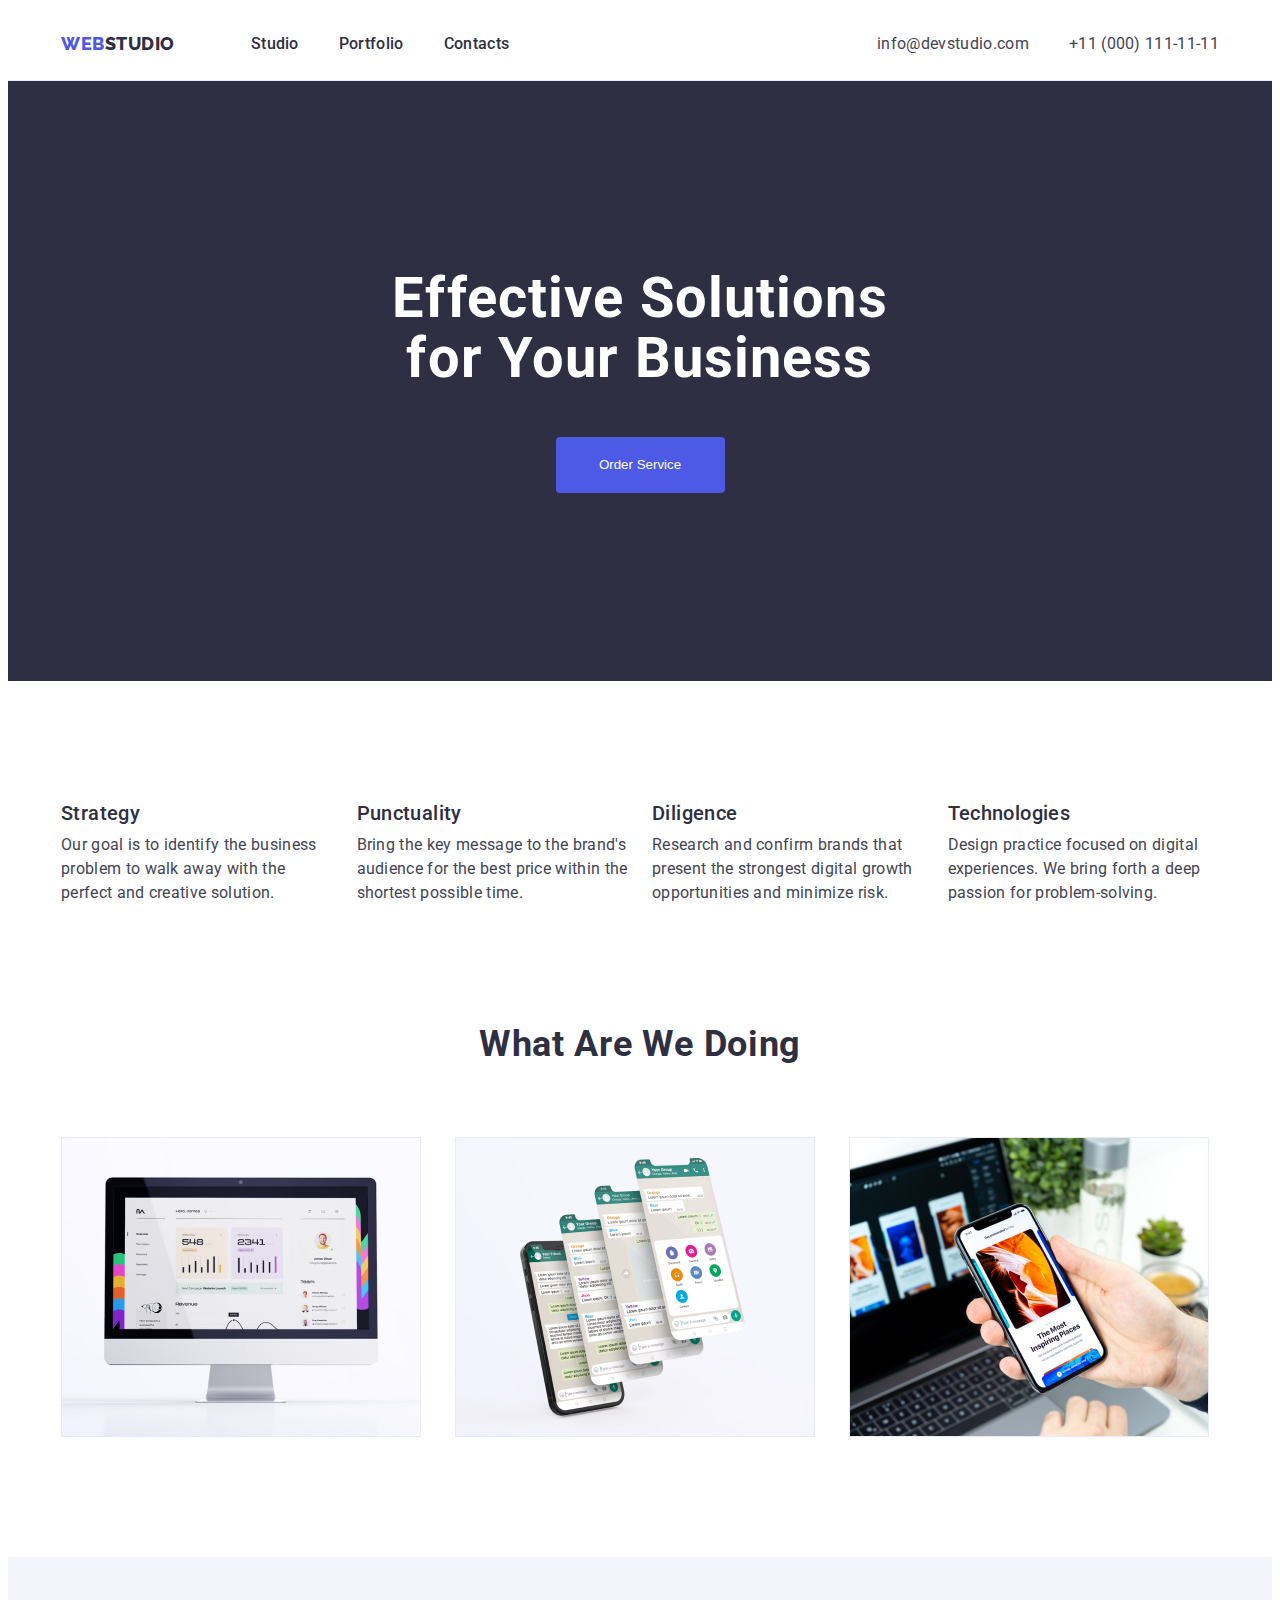
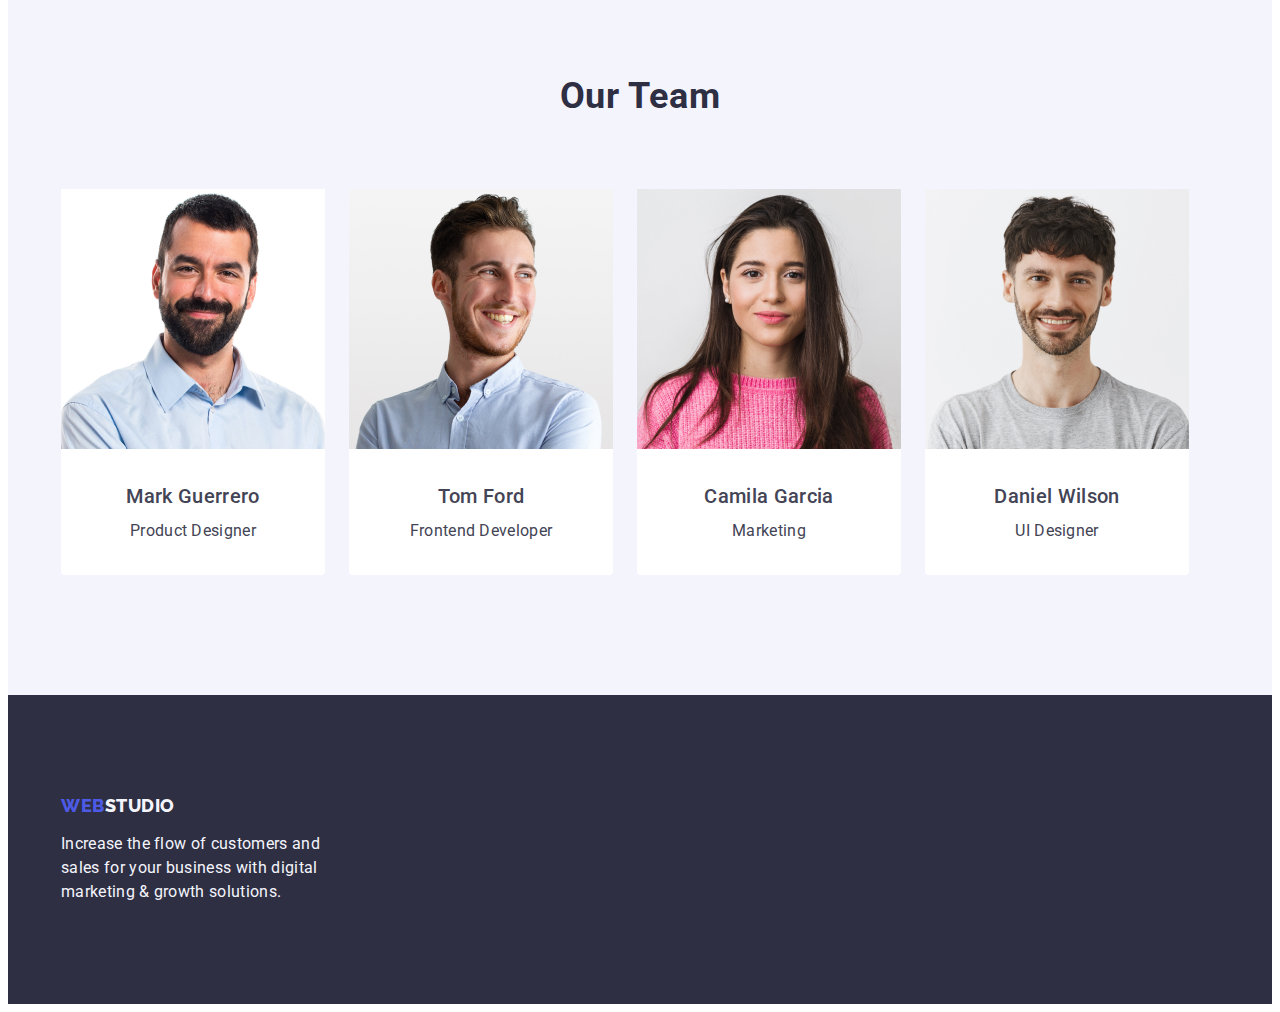
<file: index.html>
<!DOCTYPE html>
<html lang="en">

<head>
  <meta charset="UTF-8" />
  <meta name="viewport" content="width=device-width, initial-scale=1.0" />
  <meta http-equiv="x-ua-compatible" content="ie=edge" />
  <link rel="stylesheet" href="https://cdnjs.cloudflare.com/ajax/libs/modern-normalize/2.0.0/modern-normalize.min.css"
    integrity="sha512-4xo8blKMVCiXpTaLzQSLSw3KFOVPWhm/TRtuPVc4WG6kUgjH6J03IBuG7JZPkcWMxJ5huwaBpOpnwYElP/m6wg=="
    crossorigin="anonymous" referrerpolicy="no-referrer" />
  <link rel="preconnect" href="https://fonts.googleapis.com" />
  <link rel="preconnect" href="https://fonts.gstatic.com" crossorigin />
  <link href="https://fonts.googleapis.com/css2?family=Raleway:wght@800&family=Roboto:wght@400;500;700;900&display=swap"
    rel="stylesheet" />
  <link rel="stylesheet" href="./css/styles.css" />
  <title>Studio</title>
</head>

<body>
  <header class="header">
    <div class="container header-container">
      <nav class="navigate">
        <a href="./index.html" class="logo link">
          Web<span class="logo-second">Studio</span></a>
        <ul class="list menu">
          <li class="list-item">
            <a class="link link-item-header" href="./index.html">Studio</a>
          </li>
          <li class="list-item">
            <a class="link link-item-header" href="./portfolio.html">Portfolio</a>
          </li>
          <li class="list-item"><a class="link link-item-header" href="">Contacts</a></li>
        </ul>
      </nav>

      <address class="adr">
        <ul class="list ul-address">
          <li class="li-address">
            <a class="link" href="mailto:info@devstudio.com">info@devstudio.com</a>
          </li>
          <li>
            <a class="link" href="tel:+110001111111">+11 (000) 111-11-11</a>
          </li>
        </ul>
      </address>
    </div>
  </header>
  <main>
    <!-- section 1 -->
    <section class="hero">
      <div class="container">
        <h1 class="hero-header">Effective Solutions for Your Business</h1>
        <button type="button" class="btn hero-btn">Order Service</button>
      </div>
    </section>

    <!-- section 2 -->
    <section class="section-second">
      <div class="container">
        <h2 class="header-section-second visually-hidden">Some text H2</h2>
        <ul class="list list-section-second">
          <li class="item-section-second">
            <h3 class="header-card">Strategy</h3>
            <p class="text-card">
              Our goal is to identify the business problem to walk away with
              the perfect and creative solution.
            </p>
          </li>
          <li class="item-section-second">
            <h3 class="header-card">Punctuality</h3>
            <p class="text-card">
              Bring the key message to the brand's audience for the best price
              within the shortest possible time.
            </p>
          </li>
          <li class="item-section-second">
            <h3 class="header-card">Diligence</h3>
            <p class="text-card">
              Research and confirm brands that present the strongest digital
              growth opportunities and minimize risk.
            </p>
          </li>
          <li class="item-section-second">
            <h3 class="header-card">Technologies</h3>
            <p class="text-card">
              Design practice focused on digital experiences. We bring forth a deep passion for problem-solving.
            </p>
          </li>
        </ul>
      </div>
    </section>

    <!-- section 3 -->
    <section class="section-third">
      <div class="container">
        <h2 class="header-second">What are we doing</h2>
        <ul class="list ul-section-third">
          <li class="item-section-third">
            <img src="./images/img1.jpg" alt="img1" width="360" />
          </li>
          <li class="item-section-third">
            <img src="./images/img2.jpg" alt="img2" width="360" />
          </li>
          <li class="item-section-third">
            <img src="./images/img3.jpg" alt="img3" width="360" />
          </li>
        </ul>
      </div>
    </section>

    <!-- section 4 Our Team -->
    <section class="section-team">
      <div class="container">
        <h2 class="header-second">Our Team</h2>
        <ul class="list list-team">
          <li class="item-team-card">
            <img src="./images/img11.jpg" alt="Mark Guerrero" width="264" />
            <div class="container-employee">
              <h3 class="header-employee">Mark Guerrero</h3>
              <p class="text-employee">Product Designer</p>
            </div>
          </li>
          <li class="item-team-card">
            <img src="./images/img(11).jpg" alt="Tom Ford" width="264" />
            <div class="container-employee">
              <h3 class="header-employee">Tom Ford</h3>
              <p class="text-employee">Frontend Developer</p>
            </div>
          </li>
          <li class="item-team-card">
            <img src="./images/img(12).jpg" alt="Camila Garcia" width="264" />
            <div class="container-employee">
              <h3 class="header-employee">Camila Garcia</h3>
              <p class="text-employee">Marketing</p>
            </div>
          </li>
          <li class="item-team-card">
            <img src="./images/img(13).jpg" alt="Daniel Wilson" width="264" />
            <div class="container-employee">
              <h3 class="header-employee">Daniel Wilson</h3>
              <p class="text-employee">UI Designer</p>
            </div>
          </li>
        </ul>
      </div>
    </section>
  </main>
  <footer class="footer">
    <div class="container">
      <a href="./index.html" class="logo link link-footer">
        Web<span class="logo-second">Studio</span></a>
      <p class="text-footer">
        Increase the flow of customers and sales for your business with digital
        marketing & growth solutions.
      </p>
    </div>
  </footer>
</body>

</html>
</file>
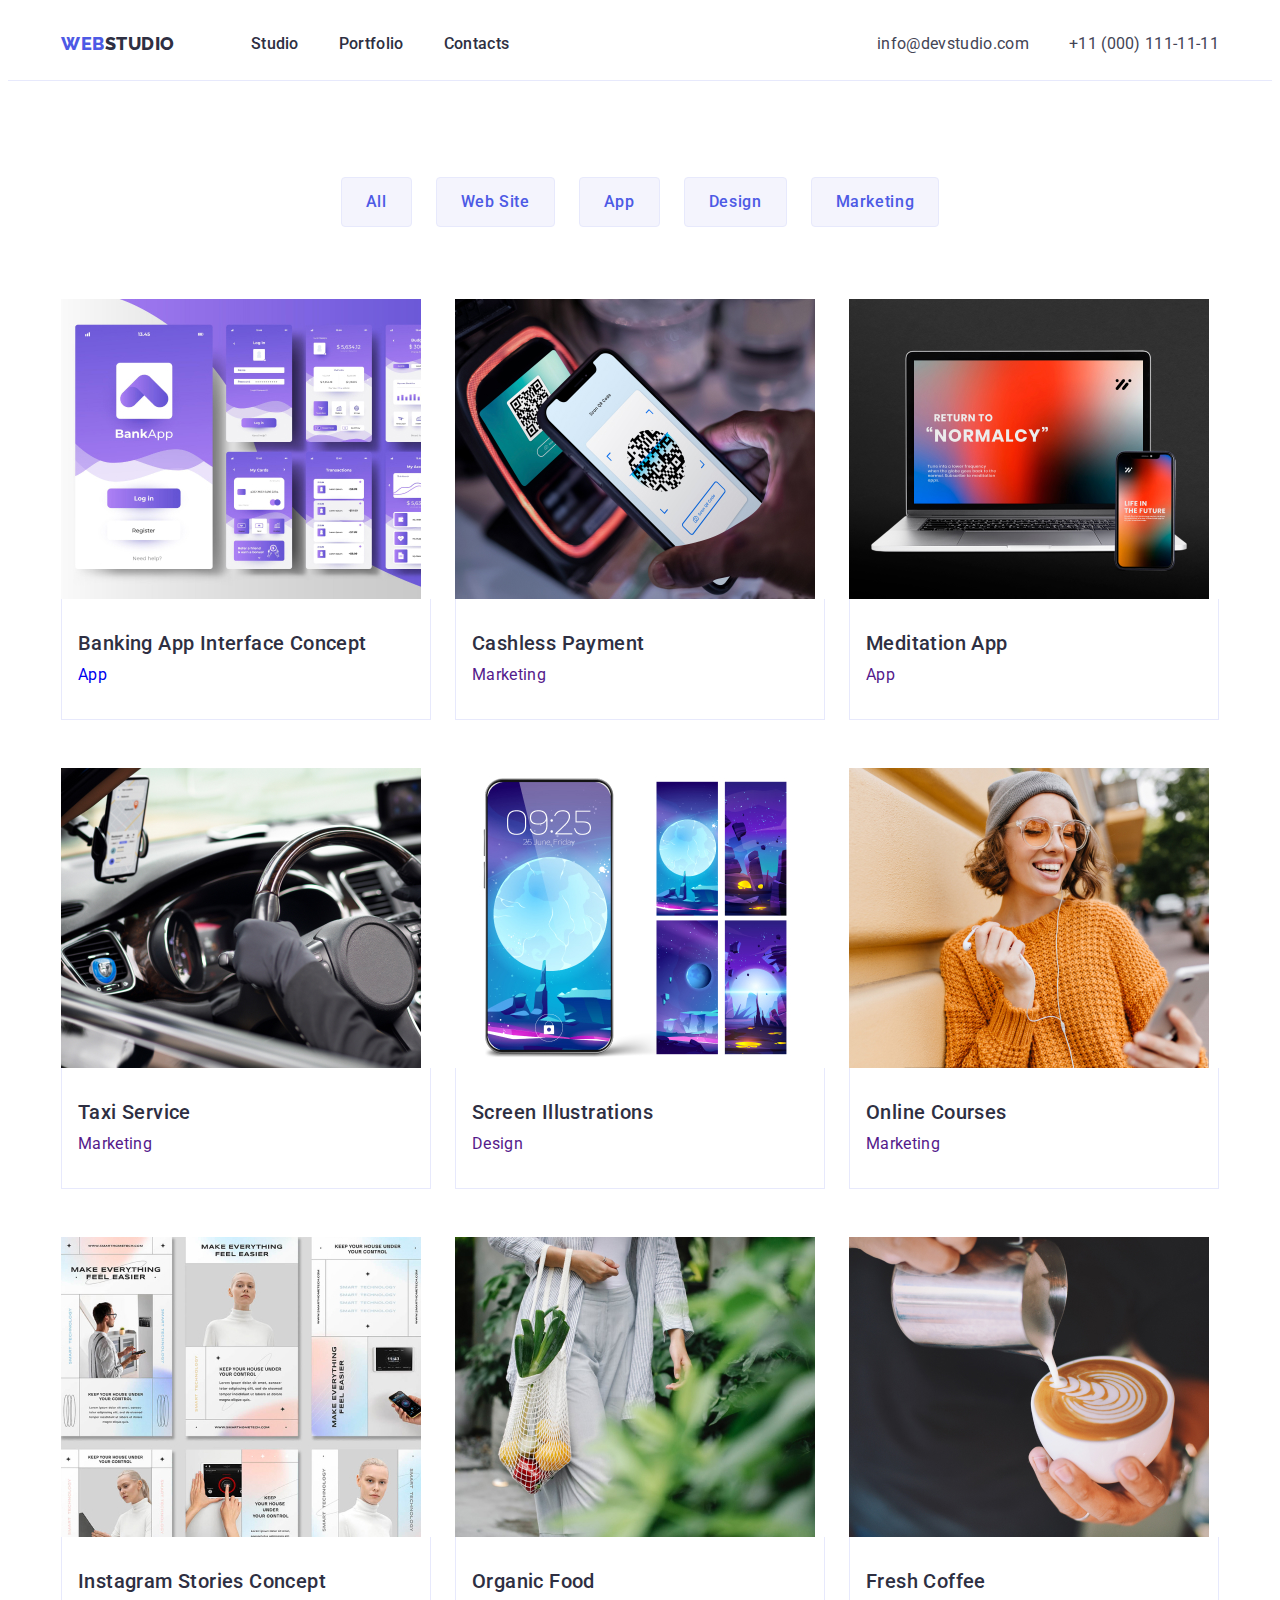
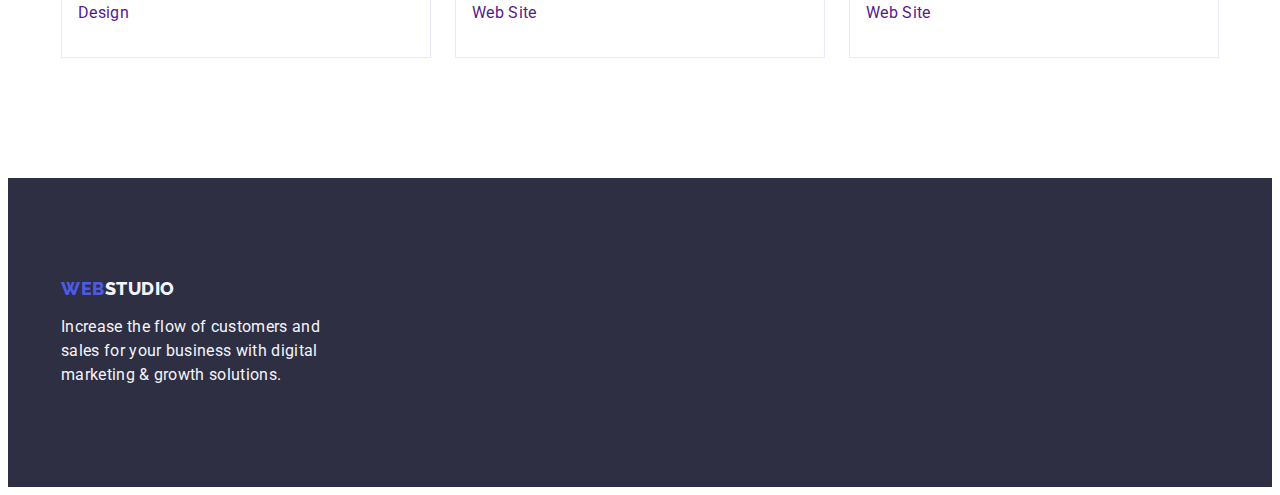
<file: portfolio.html>
<!DOCTYPE html>
<html lang="en">

<head>
  <meta charset="UTF-8">
  <meta name="viewport" content="width=device-width, initial-scale=1.0">
  <title>Portfolio</title>
  <link rel="stylesheet" href="https://cdnjs.cloudflare.com/ajax/libs/modern-normalize/2.0.0/modern-normalize.min.css"
    integrity="sha512-4xo8blKMVCiXpTaLzQSLSw3KFOVPWhm/TRtuPVc4WG6kUgjH6J03IBuG7JZPkcWMxJ5huwaBpOpnwYElP/m6wg=="
    crossorigin="anonymous" referrerpolicy="no-referrer" />
  <link rel="preconnect" href="https://fonts.googleapis.com">
  <link rel="preconnect" href="https://fonts.gstatic.com" crossorigin>
  <link href="https://fonts.googleapis.com/css2?family=Raleway:wght@800&family=Roboto:wght@400;500;700;900&display=swap"
    rel="stylesheet">

  <link rel="stylesheet" href="./css/styles.css">
</head>

<body>
  <header class="header">
    <div class="container header-container">
      <nav class="navigate">
        <a href="./index.html" class="logo link">
          Web<span class="logo-second">Studio</span></a>
        <ul class="list menu">
          <li class="list-item">
            <a class="link link-item-header" href="./index.html">Studio</a>
          </li>
          <li class="list-item">
            <a class="link link-item-header" href="./portfolio.html">Portfolio</a>
          </li>
          <li class="list-item"><a class="link link-item-header" href="">Contacts</a></li>
        </ul>
      </nav>

      <address class="adr">
        <ul class="list ul-address">
          <li class="li-address">
            <a class="link" href="mailto:info@devstudio.com">info@devstudio.com</a>
          </li>
          <li>
            <a class="link" href="tel:+110001111111">+11 (000) 111-11-11</a>
          </li>
        </ul>
      </address>
    </div>
  </header>
  <main>
    <section class="main">
      <div class="container">
        <h1 class="visually-hidden">Will hide text</h1>
        <!-- filters -->
        <ul class="list ul-filter">
          <li>
            <button type="button" class="btn"> All</button>
          </li>
          <li>
            <button type="button" class="btn"> Web Site</button>
          </li>
          <li>
            <button type="button" class="btn"> App</button>
          </li>
          <li>
            <button type="button" class="btn"> Design</button>
          </li>
          <li>
            <button type="button" class="btn"> Marketing</button>
          </li>
        </ul>

        <ul class="list ul-wrap">
          <li class="project-card">
            <a class="link" href="#"><img src="./images/img.jpg" width="360" alt="img">
              <div class="shot-description-cart">
                <h2 class="header-card-content">Banking App Interface Concept</h2>
                <p class="p-card-content">App</p>
              </div>
            </a>
          </li>

          <li class=" project-card">
            <a class="link" href=""><img src="./images/img122.jpg" width="360" alt="img">
              <div class="shot-description-cart">
                <h2 class="header-card-content">Cashless Payment</h2>
                <p class="p-card-content">Marketing</p>
              </div>
            </a>
          </li>
          <li class=" project-card">
            <a class="link" href=""><img src="./images/img22.jpg" width="360" alt="img">
              <div class="shot-description-cart">
                <h2 class="header-card-content">Meditation App</h2>
                <p class="p-card-content">App</p>
              </div>
            </a>
          </li>

          <li class=" project-card">
            <a class="link" href=""> <img src="./images/img32.jpg" width="360" alt="img">
              <div class="shot-description-cart">
                <h2 class="header-card-content">Taxi Service</h2>
                <p class="p-card-content">Marketing</p>
              </div>
            </a>
          </li>

          <li class=" project-card">
            <a class="link" href=""><img src="./images/img42.jpg" width="360" alt="img">
              <div class="shot-description-cart">
                <h2 class="header-card-content">Screen Illustrations</h2>
                <p class="p-card-content">Design</p>
              </div>
            </a>
          </li>

          <li class=" project-card">
            <a class="link" href=""><img src="./images/img52.jpg" width="360" alt="img">
              <div class="shot-description-cart">
                <h2 class="header-card-content">Online Courses</h2>
                <p class="p-card-content">Marketing</p>
              </div>
            </a>
          </li>

          <li class="project-card">
            <a class="link" href=""><img src="./images/img62.jpg" width="360" alt="img">
              <div class="shot-description-cart">
                <h2 class="header-card-content">Instagram Stories Concept</h2>
                <p class="p-card-content">Design</p>
              </div>
            </a>
          </li>

          <li class=" project-card">
            <a class="link" href=""><img src="./images/img72.jpg" width="360" alt="img">
              <div class="shot-description-cart">
                <h2 class="header-card-content">Organic Food</h2>
                <p class="p-card-content">Web Site</p>
              </div>
            </a>
          </li>

          <li class=" project-card">
            <a class="link" href=""> <img src="./images/img82.jpg" width="360" alt="img">
              <div class="shot-description-cart">
                <h2 class="header-card-content">Fresh Coffee</h2>
                <p class="p-card-content">Web Site</p>
              </div>
            </a>
          </li>
        </ul>
      </div>
    </section>
  </main>
  <footer class="footer">
    <div class="container">
      <a href="./index.html" class="logo link link-footer">
        Web<span class="logo-second">Studio</span></a>
      <p class="text-footer">
        Increase the flow of customers and sales for your business with digital
        marketing & growth solutions.
      </p>
    </div>
  </footer>
</body>

</html>
</file>
<file: css/styles.css>
:root {
  --CLOUD: #F4F4FD;
  --CORNFLOWER: #E7E9FC;
  --IRIS: #4D5AE5;
  --NAVY-BLUE: #2E2F42;
  --OCEAN: #404BBF;
  --SLATE: #434455;
  --WHITE: #FFFFFF;
  --GREEN: #31D0AA;
  --LIGHT-SLATE: #8E8F99;
  --NAVY-BLUE-MODAL: #abacb3;
  --GREY: #6d6d7b;
  --DAIRY: #FCFCFC;


}

body {
  font-family: 'Roboto', sans-serif;
  color: #434455;
  background-color: var(--WHITE);
  line-height: 1.5;
  letter-spacing: 0.02em;
}

a {
  text-decoration: none;
}

h1 {
  font-weight: bold;
  font-size: 56px;
  line-height: 60px;
  margin: 0;
}

h2 {
  font-weight: bold;
  font-size: 36px;
  margin: 0;
}

h3 {
  font-weight: 500;
  font-size: 20px;
  margin: 0;
}

p,
ul {
  margin: 0;
}

img {
  display: block;
}

.header {
  border-bottom: 1px solid #e7e9fc;
}

.header-container {
  display: flex;
  align-items: center;
}

.container {
  width: 1158px;
  margin: 0 auto;
  padding: 0 15px;

}

.link {
  font-size: .75rem;
  line-height: 1.5;
  letter-spacing: 0.02em;
  text-decoration: none;
  font-size: 16px;
}

.btn {
  background-color: var(--IRIS);
  color: var(--WHITE);
  cursor: pointer;
}


/* NAV */
.navigate {
  display: flex;
  align-items: center;

}

.logo {
  font-family: 'Raleway', sans-serif;
  font-weight: 800;
  font-size: 18px;
  line-height: 1.17;
  letter-spacing: 0.03em;
  text-transform: uppercase;
  color: var(--IRIS);
  margin-right: 76px;

}

header .logo-second {
  color: var(--NAVY-BLUE);
}

.list {
  list-style: none;
  display: flex;
  gap: 24px;
  padding: 0;
}

.menu {
  display: flex;
  gap: 40px;
  padding: 24px 0;
}

.link-item-header {
  padding: 24px 0;
}

.list-item>a {
  font-size: 16px;
  line-height: 1.5;
  letter-spacing: 0.02em;
}

.list-item .link {
  font-weight: 500;
  color: var(--NAVY-BLUE);

}

.adr {
  font-style: normal;
  font-size: 16px;
  line-height: 1.5;
  letter-spacing: 0.02em;
  color: var(--SLATE);
  margin-left: auto;
}

.li-address {
  display: flex;
  gap: 40px;
}

.link:hover,
.link:focus {
  color: var(--OCEAN);
  /* text-decoration: underline var(--NAVY-BLUE); */
}

.ul-address {
  gap: 40px;
}

address a {
  color: var(--SLATE);
}

/* Main Page - Studio */
/* section 1 */
.hero {
  background-color: var(--NAVY-BLUE);
  padding: 188px 0;
}

.hero-header {
  line-height: 1.07;
  text-align: center;
  letter-spacing: 0.02em;
  color: var(--WHITE);
  max-width: 496px;
  margin: 0 auto;
}

.hero-btn {
  display: block;
  min-width: 169px;
  height: 56px;
  border: none;
  border-radius: 4px;
  background-color: var(--IRIS);
  margin: 48px auto 0;
}

/* section 2 */
.section-second {
  padding: 120px 0;
}

.header-section-second {
  line-height: 1.2;
  letter-spacing: 0.02em;
  color: var(--NAVY-BLUE);
}

.visually-hidden {
  position: absolute;
  width: 1px;
  height: 1px;
  margin: -1px;
  border: 0;
  padding: 0;
  white-space: nowrap;
  clip-path: inset(100%);
  clip: rect(0 0 0 0);
  overflow: hidden;
}

.list-section-second {
  display: flex;
  gap: 24px;
}

.item-section-second {
  /* width: calc((100% - 72px) / 4); */
  flex-basis: calc((100% - 3 * 24px) / 4);
}

.text-card {
  color: var(--SLATE);

}

.section-second .header-card {
  line-height: 1.2;
  letter-spacing: 0.02em;
  color: var(--NAVY-BLUE);
  margin-bottom: 8px;
  text-align: left;
}

/* section 3 */
.section-third {
  padding-bottom: 120px;
}

.header-second {
  line-height: 1.11;
  text-align: center;
  text-transform: capitalize;
  color: var(--NAVY-BLUE);
  letter-spacing: 0.02em;
  margin-bottom: 72px;
}

.item-section-third {
  /* width: calc((100% - 48px) / 3); */
  flex-basis: calc((100% - 3 * 16px) / 3);
}

/* section 4 Our Team */
.section-team {
  background-color: var(--CLOUD);
  padding: 120px 0;

}

.item-team-card {
  background-color: var(--WHITE);
  /* width: calc((100% - 72px) / 4); */
  flex-basis: calc((100%-24*3)/4);
  border-radius: 0px 0px 4px 4px;
}

.container-employee {
  padding: 32px 0;
}

.header-employee {
  text-align: center;
  margin-bottom: 8px;
}

.text-employee {
  text-align: center;
}

/* Portfolio Page */

.main {
  padding-top: 96px;
  padding-bottom: 120px;
}


/* FILTERS */
.ul-filter {
  justify-content: center;
  display: flex;
  justify-content: center;
  gap: 24px;
  margin-bottom: 72px;
  }

.ul-filter .btn {
  background-color: var(--CLOUD);
  border: 1px solid var(--CORNFLOWER);
  color: var(--IRIS);
  cursor: pointer;
  letter-spacing: 0.04em;
  font-family: "Roboto", sans-serif;
  font-weight: 500;
  font-size: 16px;
  line-height: 1.5;
  letter-spacing: 0.04em;
  padding: 12px 24px;
  border: 1px solid var(--CORNFLOWER);
  border-radius: 4px;
}

/* .btn-filter{
  padding: 12px 24px;
  border: 1px solid var(--CORNFLOWER);
  border-radius: 4px;
} */

.btn:active,
.btn:hover,
.btn:focus {
  color: var(--WHITE);
  background-color: var(--OCEAN);
  border: 1px solid transparent;
}

/* ul-wrap*/
.ul-wrap {
  display: flex;
  flex-wrap: wrap;
  column-gap: 24px;
  row-gap: 48px;
}

.project-card {
  width: calc((100% - 48px) / 3);
}

.shot-description-cart {
  padding: 32px 16px;
  border: 1px solid #e7e9fc;
  border-top: none;
}

.header-card-content {
  font-size: 20px;
  line-height: 1.2;
  letter-spacing: 0.02em;
  color: var(--NAVY-BLUE);
  font-weight: 500;
  margin-bottom: 8px;

}

.text-card-content {
  font-size: 16px;
  line-height: 1.5;
  letter-spacing: 0.02em;
  color: var(--SLATE);
}

/* FOOTER */
.footer {
  background-color: var(--NAVY-BLUE);
  padding: 100px 0;

}

.link-footer {
  display: inline-block;
  margin-bottom: 16px;
}

.text-footer {
  line-height: 1.5;
  color: var(--CLOUD);
  letter-spacing: 0.02em;
  max-width: 264px;

}

.logo-second {
  color: var(--CLOUD);
}
</file>
